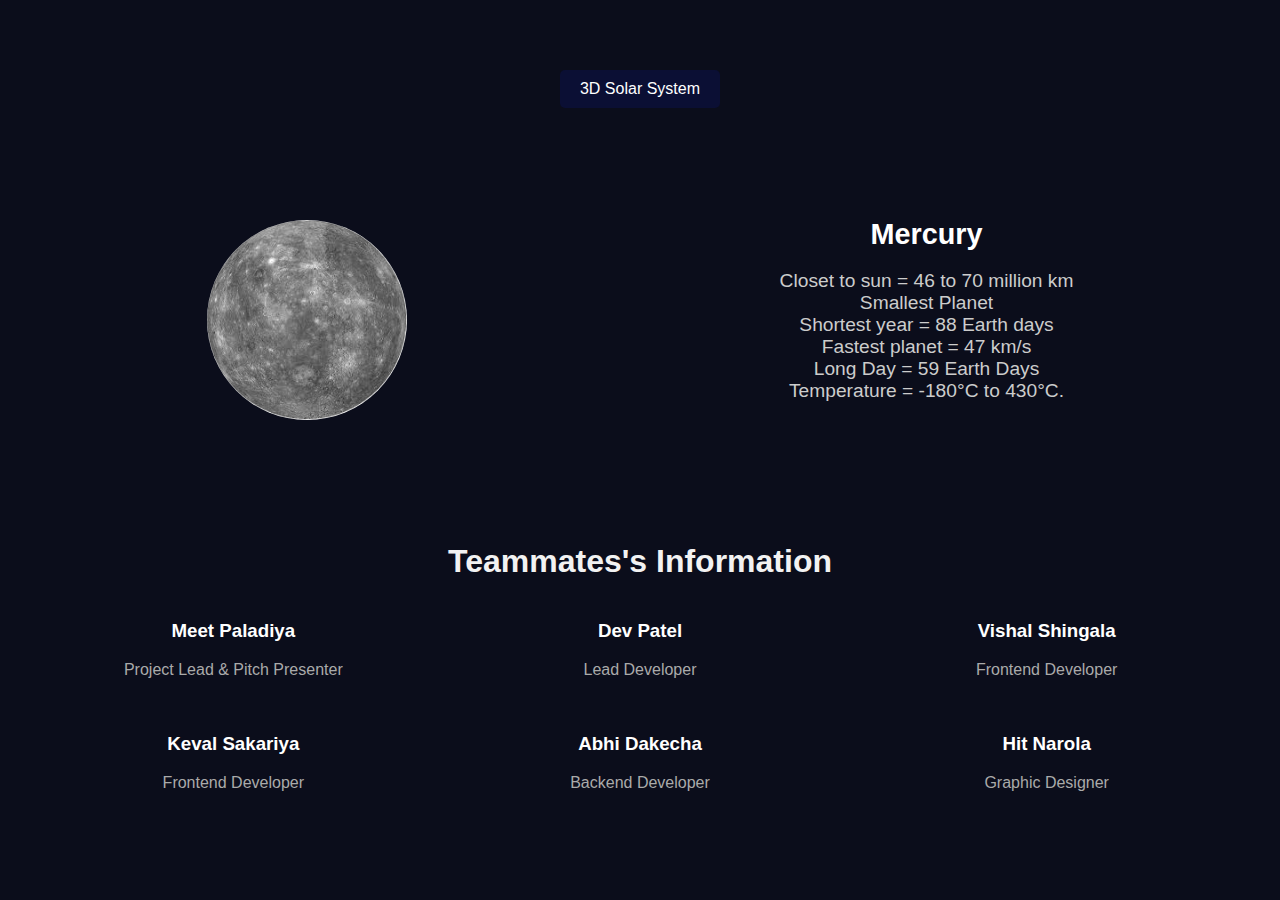
<file: index.html>
<!DOCTYPE html>
<html lang="en">

<head>
    <meta charset="UTF-8">
    <meta name="viewport" content="width=device-width, initial-scale=1.0">
    <title>NASA Styled Front Page</title>
    <link rel="stylesheet" href="style.css">
</head>

<body>

    <section id="website-link">
        <div class="link">
            <a id="button" href="index1.html" class="button">3D Solar System</a>
        </div>
    </section>

    <section id="planets">
        <div class="planet-section">
            <div class="planet-display">
                <img id="planet-image" src="m.jpeg" alt="Mercury">
            </div>

            <div class="planet-info">
                <h3 id="planet-name">Mercury</h3>
                <p id="planet-description">Closet to sun = 46 to 70 million km<br>Smallest Planet<br>Shortest year = 88 Earth days<br>Fastest planet = 47 km/s<br>Long Day = 59 Earth Days<br>Temperature = -180&deg;C to 430&deg;C.</p>
            </div>
        </div>
    </section>

    <section id="team">
        <h1>Teammates's Information</h1>
        <div class="team-grid">
            <div class="team-member">
                <h3>Meet Paladiya</h3>
                <p>Project Lead
                    &  Pitch Presenter</p>
            </div>
            <div class="team-member">

                <h3>Dev Patel</h3>
                <p>Lead Developer</p>
            </div>
            <div class="team-member">

                <h3>Vishal Shingala</h3>
                <p>Frontend Developer</p>
            </div>
            <div class="team-member">

                <h3>Keval Sakariya</h3>
                <p>Frontend Developer</p>
            </div>
            <div class="team-member">

                <h3>Abhi Dakecha</h3>
                <p>Backend Developer</p>
            </div>
            <div class="team-member">
                <h3>Hit Narola</h3>
                <p>Graphic Designer</p>
            </div>
        </div>
    </section>

    <script src="script.js"></script>
</body>

</html>
</file>
<file: style.css>
body {
    font-family: Arial, sans-serif;
    margin: 0;
    padding: 0;
    background-color: #0b0d1b;
    color: white;
    background-image: url('https://freerangestock.com/sample/37396/space-background.jpg');
    background-size: cover;
    background-position: center;
    background-attachment: fixed;
}

h1, h2 {
    text-align: center;
    color: #f2f2f2;
}

section {
    padding: 40px;
    margin: 20px 0;
}

a.button {
    background-color: #4CAF50;
    padding: 10px 20px;
    color: white;
    text-decoration: none;
    border-radius: 5px;
    text-align: center;
    display: inline-block;
    transition: background-color 0.3s ease;
    position: sticky;
}

a.button:hover {
    background-color: #45a049;
}

#website-link {
    text-align: center;
    padding: 50px 0;
}

#button{
    background-color: #0b0f34;
}

#button.hover{
    background-color: #45a049;
}

#planets {
    text-align: center;
}

.planet-section {
    display: flex;
    align-items: center;
    justify-content: space-around;
    gap: 40px;
}

.planet-display {
    position: relative;
    width: 200px;
    height: 200px;
    border-radius: 65%;
}

.planet-display img {
    width: 100%;
    height: 100%;
    border-radius: 65%;
    animation: rotate 10s linear infinite;
}

@keyframes rotate {
    100% {
        transform: rotate(360deg);
    }
}

.planet-info {
    max-width: 350px;
}

.planet-info h3 {
    font-size: 1.8em;
    margin: 0;
}

.planet-info p {
    color: #ccc;
    font-size: 1.2em;
}

#team {
    text-align: center;
}

.team-grid {
    display: grid;
    grid-template-columns: repeat(3, 1fr);
    gap: 20px;
    text-align: center;
}

.team-member img {
    width: 120px;
    height: 120px;
    border-radius: 50%;
}

.team-member p {
    color: #aaa;
}
</file>
